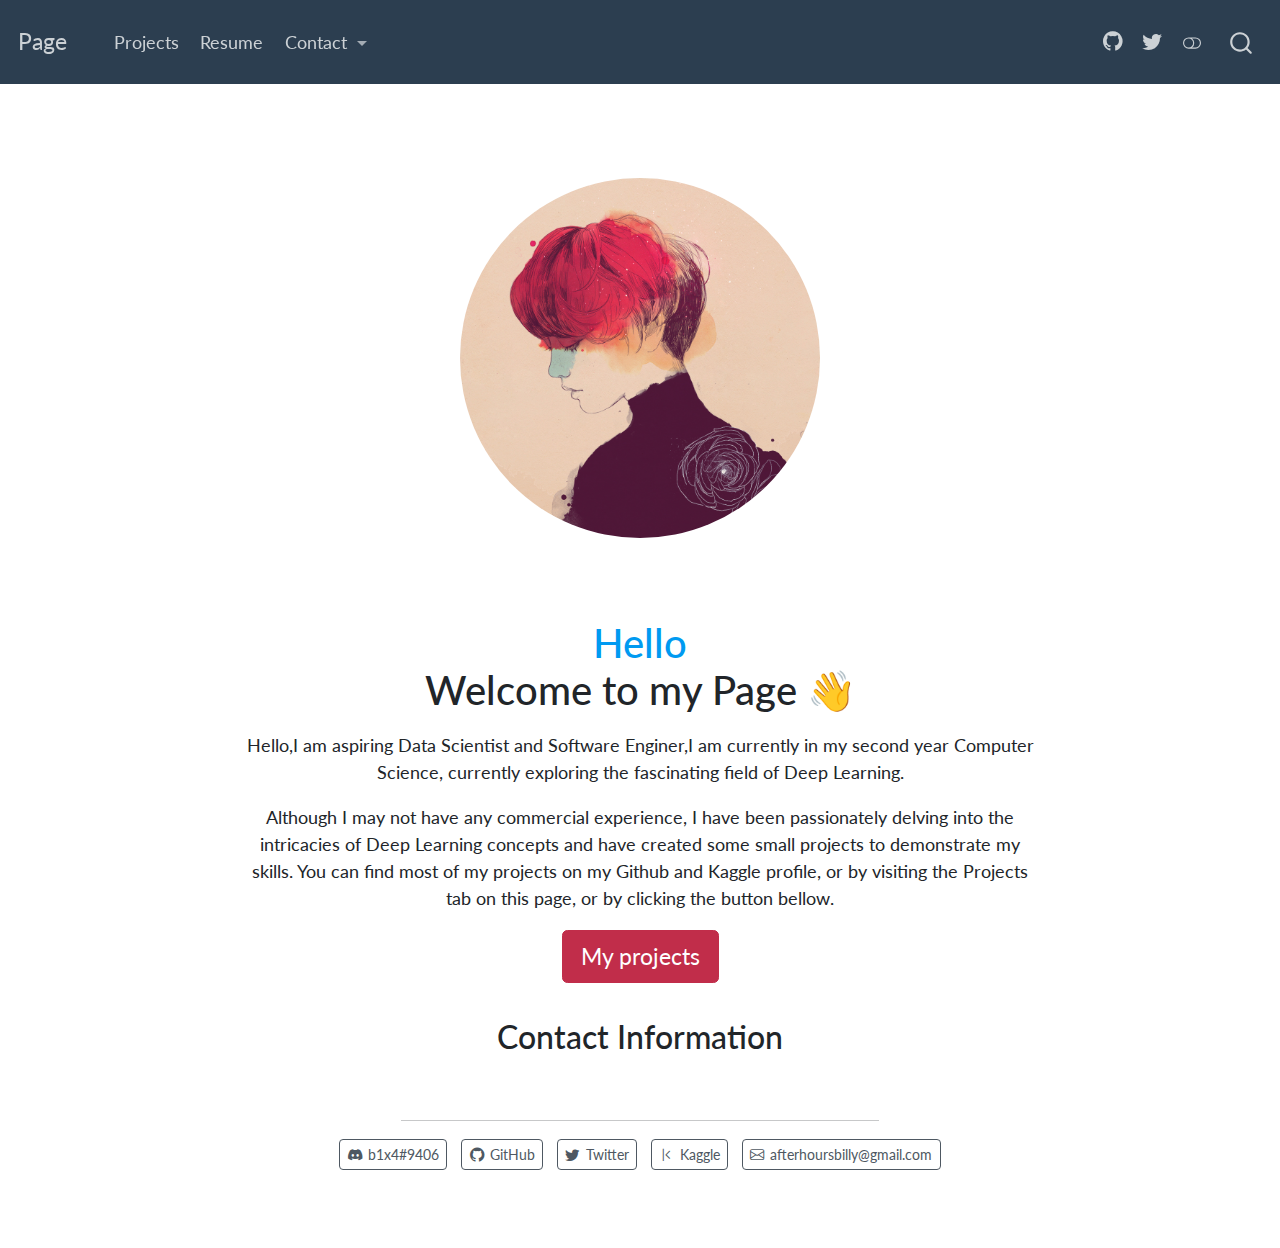
<file: index.html>
<!DOCTYPE html>
<html xmlns="http://www.w3.org/1999/xhtml" lang="en" xml:lang="en"><head>

<meta charset="utf-8">
<meta name="generator" content="quarto-1.2.475">

<meta name="viewport" content="width=device-width, initial-scale=1.0, user-scalable=yes">


<title>Page</title>
<style>
code{white-space: pre-wrap;}
span.smallcaps{font-variant: small-caps;}
div.columns{display: flex; gap: min(4vw, 1.5em);}
div.column{flex: auto; overflow-x: auto;}
div.hanging-indent{margin-left: 1.5em; text-indent: -1.5em;}
ul.task-list{list-style: none;}
ul.task-list li input[type="checkbox"] {
  width: 0.8em;
  margin: 0 0.8em 0.2em -1.6em;
  vertical-align: middle;
}
</style>


<script src="site_libs/quarto-nav/quarto-nav.js"></script>
<script src="site_libs/quarto-nav/headroom.min.js"></script>
<script src="site_libs/clipboard/clipboard.min.js"></script>
<script src="site_libs/quarto-search/autocomplete.umd.js"></script>
<script src="site_libs/quarto-search/fuse.min.js"></script>
<script src="site_libs/quarto-search/quarto-search.js"></script>
<meta name="quarto:offset" content="./">
<link href="./images/forest.png" rel="icon" type="image/png">
<script src="site_libs/quarto-html/quarto.js"></script>
<script src="site_libs/quarto-html/popper.min.js"></script>
<script src="site_libs/quarto-html/tippy.umd.min.js"></script>
<link href="site_libs/quarto-html/tippy.css" rel="stylesheet">
<link href="site_libs/quarto-html/quarto-syntax-highlighting.css" rel="stylesheet" class="quarto-color-scheme" id="quarto-text-highlighting-styles">
<link href="site_libs/quarto-html/quarto-syntax-highlighting-dark.css" rel="prefetch" class="quarto-color-scheme quarto-color-alternate" id="quarto-text-highlighting-styles">
<script src="site_libs/bootstrap/bootstrap.min.js"></script>
<link href="site_libs/bootstrap/bootstrap-icons.css" rel="stylesheet">
<link href="site_libs/bootstrap/bootstrap.min.css" rel="stylesheet" class="quarto-color-scheme" id="quarto-bootstrap" data-mode="light">
<link href="site_libs/bootstrap/bootstrap-dark.min.css" rel="prefetch" class="quarto-color-scheme quarto-color-alternate" id="quarto-bootstrap" data-mode="dark">
<script id="quarto-search-options" type="application/json">{
  "location": "navbar",
  "copy-button": false,
  "collapse-after": 3,
  "panel-placement": "end",
  "type": "overlay",
  "limit": 20,
  "language": {
    "search-no-results-text": "No results",
    "search-matching-documents-text": "matching documents",
    "search-copy-link-title": "Copy link to search",
    "search-hide-matches-text": "Hide additional matches",
    "search-more-match-text": "more match in this document",
    "search-more-matches-text": "more matches in this document",
    "search-clear-button-title": "Clear",
    "search-detached-cancel-button-title": "Cancel",
    "search-submit-button-title": "Submit"
  }
}</script>


<link rel="stylesheet" href="styles.css">
<meta name="twitter:title" content="Page">
<meta name="twitter:description" content="Hello,I am aspiring Data Scientist and Software Enginer,I am currently in my second year Computer Science, currently exploring the fascinating field of Deep Learning.">
<meta name="twitter:image" content="https://GalaxUniv.github.io/Page/images/profile.jpg">
<meta name="twitter:card" content="summary_large_image">
</head>

<body class="nav-fixed fullcontent">

<div id="quarto-search-results"></div>
  <header id="quarto-header" class="headroom fixed-top">
    <nav class="navbar navbar-expand-lg navbar-dark ">
      <div class="navbar-container container-fluid">
      <div class="navbar-brand-container">
    <a class="navbar-brand" href="./index.html">
    <span class="navbar-title">Page</span>
    </a>
  </div>
          <button class="navbar-toggler" type="button" data-bs-toggle="collapse" data-bs-target="#navbarCollapse" aria-controls="navbarCollapse" aria-expanded="false" aria-label="Toggle navigation" onclick="if (window.quartoToggleHeadroom) { window.quartoToggleHeadroom(); }">
  <span class="navbar-toggler-icon"></span>
</button>
          <div class="collapse navbar-collapse" id="navbarCollapse">
            <ul class="navbar-nav navbar-nav-scroll me-auto">
  <li class="nav-item">
    <a class="nav-link" href="./My_pojects.html">
 <span class="menu-text">Projects</span></a>
  </li>  
  <li class="nav-item">
    <a class="nav-link" href="./images/CV.pdf">
 <span class="menu-text">Resume</span></a>
  </li>  
  <li class="nav-item dropdown ">
    <a class="nav-link dropdown-toggle" href="#" id="nav-menu-contact" role="button" data-bs-toggle="dropdown" aria-expanded="false">
 <span class="menu-text">Contact</span>
    </a>
    <ul class="dropdown-menu" aria-labelledby="nav-menu-contact">    
        <li>
    <a class="dropdown-item" href="mailto:afterhoursbilly@gmail.com"><i class="bi bi-envelope" role="img">
</i> 
 <span class="dropdown-text">afterhoursbilly@gmail.com</span></a>
  </li>  
        <li>
    <a class="dropdown-item" href="https://www.discord.com/users/1063240042291671050"><i class="bi bi-discord" role="img">
</i> 
 <span class="dropdown-text">b1x4#9406</span></a>
  </li>  
    </ul>
  </li>
</ul>
            <ul class="navbar-nav navbar-nav-scroll ms-auto">
  <li class="nav-item compact">
    <a class="nav-link" href="https://github.com/GalaxUniv"><i class="bi bi-github" role="img">
</i> 
 <span class="menu-text"></span></a>
  </li>  
  <li class="nav-item compact">
    <a class="nav-link" href="https://twitter.com/afterhoursbilly"><i class="bi bi-twitter" role="img">
</i> 
 <span class="menu-text"></span></a>
  </li>  
</ul>
              <div class="quarto-toggle-container">
                  <a href="" class="quarto-color-scheme-toggle nav-link" onclick="window.quartoToggleColorScheme(); return false;" title="Toggle dark mode"><i class="bi"></i></a>
              </div>
              <div id="quarto-search" class="" title="Search"></div>
          </div> <!-- /navcollapse -->
      </div> <!-- /container-fluid -->
    </nav>
</header>
<!-- content -->
<div id="quarto-content" class="quarto-container page-columns page-rows-contents page-layout-article page-navbar">
<!-- sidebar -->
<!-- margin-sidebar -->
    
<!-- main -->
<div class="quarto-about-jolla">
  <img src="images/profile.jpg" class="about-image
  round " style="height: 20em; width: 20em;">
 <main class="content" id="quarto-document-content">
<section id="hello-welcome-to-my-page" class="hero-banner">
<h1><span style="color:#009AF1">Hello </span><br>Welcome to my Page 👋</h1>
<p>Hello,I am aspiring Data Scientist and Software Enginer,I am currently in my second year Computer Science, currently exploring the fascinating field of Deep Learning.</p>
<p>Although I may not have any commercial experience, I have been passionately delving into the intricacies of Deep Learning concepts and have created some small projects to demonstrate my skills. You can find most of my projects on my Github and Kaggle profile, or by visiting the Projects tab on this page, or by clicking the button bellow.</p>
<p><a href="./My_pojects.html" class="btn-action-primary btn-action btn btn-success btn-lg" role="button" style="background-color: #c12d4a; border-color: #c12d4a">My projects</a></p>
</section>
<section id="contact-information" class="hero-banner content-block">
<h2>Contact Information</h2>
</section>


</main> 
  <hr class="about-sep">
   <div class="about-links">
  <a href="https://www.discord.com/users/1063240042291671050" class="about-link">
    <i class="bi bi-discord"></i>
     <span class="about-link-text">b1x4#9406</span>
  </a>
  <a href="https://github.com/GalaxUniv" class="about-link">
    <i class="bi bi-github"></i>
     <span class="about-link-text">GitHub</span>
  </a>
  <a href="https://twitter.com/afterhoursbilly" class="about-link">
    <i class="bi bi-twitter"></i>
     <span class="about-link-text">Twitter</span>
  </a>
  <a href="https://www.kaggle.com/galaxqq" class="about-link">
    <i class="bi bi-chevron-bar-left"></i>
     <span class="about-link-text">Kaggle</span>
  </a>
  <a href="mailto:afterhoursbilly@gmail.com" class="about-link">
    <i class="bi bi-envelope"></i>
     <span class="about-link-text">afterhoursbilly@gmail.com</span>
  </a>
</div>
</div>
 <!-- /main -->
<script id="quarto-html-after-body" type="application/javascript">
window.document.addEventListener("DOMContentLoaded", function (event) {
  const toggleBodyColorMode = (bsSheetEl) => {
    const mode = bsSheetEl.getAttribute("data-mode");
    const bodyEl = window.document.querySelector("body");
    if (mode === "dark") {
      bodyEl.classList.add("quarto-dark");
      bodyEl.classList.remove("quarto-light");
    } else {
      bodyEl.classList.add("quarto-light");
      bodyEl.classList.remove("quarto-dark");
    }
  }
  const toggleBodyColorPrimary = () => {
    const bsSheetEl = window.document.querySelector("link#quarto-bootstrap");
    if (bsSheetEl) {
      toggleBodyColorMode(bsSheetEl);
    }
  }
  toggleBodyColorPrimary();  
  const disableStylesheet = (stylesheets) => {
    for (let i=0; i < stylesheets.length; i++) {
      const stylesheet = stylesheets[i];
      stylesheet.rel = 'prefetch';
    }
  }
  const enableStylesheet = (stylesheets) => {
    for (let i=0; i < stylesheets.length; i++) {
      const stylesheet = stylesheets[i];
      stylesheet.rel = 'stylesheet';
    }
  }
  const manageTransitions = (selector, allowTransitions) => {
    const els = window.document.querySelectorAll(selector);
    for (let i=0; i < els.length; i++) {
      const el = els[i];
      if (allowTransitions) {
        el.classList.remove('notransition');
      } else {
        el.classList.add('notransition');
      }
    }
  }
  const toggleColorMode = (alternate) => {
    // Switch the stylesheets
    const alternateStylesheets = window.document.querySelectorAll('link.quarto-color-scheme.quarto-color-alternate');
    manageTransitions('#quarto-margin-sidebar .nav-link', false);
    if (alternate) {
      enableStylesheet(alternateStylesheets);
      for (const sheetNode of alternateStylesheets) {
        if (sheetNode.id === "quarto-bootstrap") {
          toggleBodyColorMode(sheetNode);
        }
      }
    } else {
      disableStylesheet(alternateStylesheets);
      toggleBodyColorPrimary();
    }
    manageTransitions('#quarto-margin-sidebar .nav-link', true);
    // Switch the toggles
    const toggles = window.document.querySelectorAll('.quarto-color-scheme-toggle');
    for (let i=0; i < toggles.length; i++) {
      const toggle = toggles[i];
      if (toggle) {
        if (alternate) {
          toggle.classList.add("alternate");     
        } else {
          toggle.classList.remove("alternate");
        }
      }
    }
    // Hack to workaround the fact that safari doesn't
    // properly recolor the scrollbar when toggling (#1455)
    if (navigator.userAgent.indexOf('Safari') > 0 && navigator.userAgent.indexOf('Chrome') == -1) {
      manageTransitions("body", false);
      window.scrollTo(0, 1);
      setTimeout(() => {
        window.scrollTo(0, 0);
        manageTransitions("body", true);
      }, 40);  
    }
  }
  const isFileUrl = () => { 
    return window.location.protocol === 'file:';
  }
  const hasAlternateSentinel = () => {  
    let styleSentinel = getColorSchemeSentinel();
    if (styleSentinel !== null) {
      return styleSentinel === "alternate";
    } else {
      return false;
    }
  }
  const setStyleSentinel = (alternate) => {
    const value = alternate ? "alternate" : "default";
    if (!isFileUrl()) {
      window.localStorage.setItem("quarto-color-scheme", value);
    } else {
      localAlternateSentinel = value;
    }
  }
  const getColorSchemeSentinel = () => {
    if (!isFileUrl()) {
      const storageValue = window.localStorage.getItem("quarto-color-scheme");
      return storageValue != null ? storageValue : localAlternateSentinel;
    } else {
      return localAlternateSentinel;
    }
  }
  let localAlternateSentinel = 'default';
  // Dark / light mode switch
  window.quartoToggleColorScheme = () => {
    // Read the current dark / light value 
    let toAlternate = !hasAlternateSentinel();
    toggleColorMode(toAlternate);
    setStyleSentinel(toAlternate);
  };
  // Ensure there is a toggle, if there isn't float one in the top right
  if (window.document.querySelector('.quarto-color-scheme-toggle') === null) {
    const a = window.document.createElement('a');
    a.classList.add('top-right');
    a.classList.add('quarto-color-scheme-toggle');
    a.href = "";
    a.onclick = function() { try { window.quartoToggleColorScheme(); } catch {} return false; };
    const i = window.document.createElement("i");
    i.classList.add('bi');
    a.appendChild(i);
    window.document.body.appendChild(a);
  }
  // Switch to dark mode if need be
  if (hasAlternateSentinel()) {
    toggleColorMode(true);
  } else {
    toggleColorMode(false);
  }
  const clipboard = new window.ClipboardJS('.code-copy-button', {
    target: function(trigger) {
      return trigger.previousElementSibling;
    }
  });
  clipboard.on('success', function(e) {
    // button target
    const button = e.trigger;
    // don't keep focus
    button.blur();
    // flash "checked"
    button.classList.add('code-copy-button-checked');
    var currentTitle = button.getAttribute("title");
    button.setAttribute("title", "Copied!");
    let tooltip;
    if (window.bootstrap) {
      button.setAttribute("data-bs-toggle", "tooltip");
      button.setAttribute("data-bs-placement", "left");
      button.setAttribute("data-bs-title", "Copied!");
      tooltip = new bootstrap.Tooltip(button, 
        { trigger: "manual", 
          customClass: "code-copy-button-tooltip",
          offset: [0, -8]});
      tooltip.show();    
    }
    setTimeout(function() {
      if (tooltip) {
        tooltip.hide();
        button.removeAttribute("data-bs-title");
        button.removeAttribute("data-bs-toggle");
        button.removeAttribute("data-bs-placement");
      }
      button.setAttribute("title", currentTitle);
      button.classList.remove('code-copy-button-checked');
    }, 1000);
    // clear code selection
    e.clearSelection();
  });
  function tippyHover(el, contentFn) {
    const config = {
      allowHTML: true,
      content: contentFn,
      maxWidth: 500,
      delay: 100,
      arrow: false,
      appendTo: function(el) {
          return el.parentElement;
      },
      interactive: true,
      interactiveBorder: 10,
      theme: 'quarto',
      placement: 'bottom-start'
    };
    window.tippy(el, config); 
  }
  const noterefs = window.document.querySelectorAll('a[role="doc-noteref"]');
  for (var i=0; i<noterefs.length; i++) {
    const ref = noterefs[i];
    tippyHover(ref, function() {
      // use id or data attribute instead here
      let href = ref.getAttribute('data-footnote-href') || ref.getAttribute('href');
      try { href = new URL(href).hash; } catch {}
      const id = href.replace(/^#\/?/, "");
      const note = window.document.getElementById(id);
      return note.innerHTML;
    });
  }
  const findCites = (el) => {
    const parentEl = el.parentElement;
    if (parentEl) {
      const cites = parentEl.dataset.cites;
      if (cites) {
        return {
          el,
          cites: cites.split(' ')
        };
      } else {
        return findCites(el.parentElement)
      }
    } else {
      return undefined;
    }
  };
  var bibliorefs = window.document.querySelectorAll('a[role="doc-biblioref"]');
  for (var i=0; i<bibliorefs.length; i++) {
    const ref = bibliorefs[i];
    const citeInfo = findCites(ref);
    if (citeInfo) {
      tippyHover(citeInfo.el, function() {
        var popup = window.document.createElement('div');
        citeInfo.cites.forEach(function(cite) {
          var citeDiv = window.document.createElement('div');
          citeDiv.classList.add('hanging-indent');
          citeDiv.classList.add('csl-entry');
          var biblioDiv = window.document.getElementById('ref-' + cite);
          if (biblioDiv) {
            citeDiv.innerHTML = biblioDiv.innerHTML;
          }
          popup.appendChild(citeDiv);
        });
        return popup.innerHTML;
      });
    }
  }
});
</script>
</div> <!-- /content -->



</body></html>
</file>
<file: site_libs/quarto-html/tippy.css>
.tippy-box[data-animation=fade][data-state=hidden]{opacity:0}[data-tippy-root]{max-width:calc(100vw - 10px)}.tippy-box{position:relative;background-color:#333;color:#fff;border-radius:4px;font-size:14px;line-height:1.4;white-space:normal;outline:0;transition-property:transform,visibility,opacity}.tippy-box[data-placement^=top]>.tippy-arrow{bottom:0}.tippy-box[data-placement^=top]>.tippy-arrow:before{bottom:-7px;left:0;border-width:8px 8px 0;border-top-color:initial;transform-origin:center top}.tippy-box[data-placement^=bottom]>.tippy-arrow{top:0}.tippy-box[data-placement^=bottom]>.tippy-arrow:before{top:-7px;left:0;border-width:0 8px 8px;border-bottom-color:initial;transform-origin:center bottom}.tippy-box[data-placement^=left]>.tippy-arrow{right:0}.tippy-box[data-placement^=left]>.tippy-arrow:before{border-width:8px 0 8px 8px;border-left-color:initial;right:-7px;transform-origin:center left}.tippy-box[data-placement^=right]>.tippy-arrow{left:0}.tippy-box[data-placement^=right]>.tippy-arrow:before{left:-7px;border-width:8px 8px 8px 0;border-right-color:initial;transform-origin:center right}.tippy-box[data-inertia][data-state=visible]{transition-timing-function:cubic-bezier(.54,1.5,.38,1.11)}.tippy-arrow{width:16px;height:16px;color:#333}.tippy-arrow:before{content:"";position:absolute;border-color:transparent;border-style:solid}.tippy-content{position:relative;padding:5px 9px;z-index:1}
</file>
<file: site_libs/quarto-html/quarto-syntax-highlighting.css>
/* quarto syntax highlight colors */
:root {
  --quarto-hl-ot-color: #003B4F;
  --quarto-hl-at-color: #657422;
  --quarto-hl-ss-color: #20794D;
  --quarto-hl-an-color: #5E5E5E;
  --quarto-hl-fu-color: #4758AB;
  --quarto-hl-st-color: #20794D;
  --quarto-hl-cf-color: #003B4F;
  --quarto-hl-op-color: #5E5E5E;
  --quarto-hl-er-color: #AD0000;
  --quarto-hl-bn-color: #AD0000;
  --quarto-hl-al-color: #AD0000;
  --quarto-hl-va-color: #111111;
  --quarto-hl-bu-color: inherit;
  --quarto-hl-ex-color: inherit;
  --quarto-hl-pp-color: #AD0000;
  --quarto-hl-in-color: #5E5E5E;
  --quarto-hl-vs-color: #20794D;
  --quarto-hl-wa-color: #5E5E5E;
  --quarto-hl-do-color: #5E5E5E;
  --quarto-hl-im-color: #00769E;
  --quarto-hl-ch-color: #20794D;
  --quarto-hl-dt-color: #AD0000;
  --quarto-hl-fl-color: #AD0000;
  --quarto-hl-co-color: #5E5E5E;
  --quarto-hl-cv-color: #5E5E5E;
  --quarto-hl-cn-color: #8f5902;
  --quarto-hl-sc-color: #5E5E5E;
  --quarto-hl-dv-color: #AD0000;
  --quarto-hl-kw-color: #003B4F;
}

/* other quarto variables */
:root {
  --quarto-font-monospace: SFMono-Regular, Menlo, Monaco, Consolas, "Liberation Mono", "Courier New", monospace;
}

pre > code.sourceCode > span {
  color: #003B4F;
}

code span {
  color: #003B4F;
}

code.sourceCode > span {
  color: #003B4F;
}

div.sourceCode,
div.sourceCode pre.sourceCode {
  color: #003B4F;
}

code span.ot {
  color: #003B4F;
}

code span.at {
  color: #657422;
}

code span.ss {
  color: #20794D;
}

code span.an {
  color: #5E5E5E;
}

code span.fu {
  color: #4758AB;
}

code span.st {
  color: #20794D;
}

code span.cf {
  color: #003B4F;
}

code span.op {
  color: #5E5E5E;
}

code span.er {
  color: #AD0000;
}

code span.bn {
  color: #AD0000;
}

code span.al {
  color: #AD0000;
}

code span.va {
  color: #111111;
}

code span.pp {
  color: #AD0000;
}

code span.in {
  color: #5E5E5E;
}

code span.vs {
  color: #20794D;
}

code span.wa {
  color: #5E5E5E;
  font-style: italic;
}

code span.do {
  color: #5E5E5E;
  font-style: italic;
}

code span.im {
  color: #00769E;
}

code span.ch {
  color: #20794D;
}

code span.dt {
  color: #AD0000;
}

code span.fl {
  color: #AD0000;
}

code span.co {
  color: #5E5E5E;
}

code span.cv {
  color: #5E5E5E;
  font-style: italic;
}

code span.cn {
  color: #8f5902;
}

code span.sc {
  color: #5E5E5E;
}

code span.dv {
  color: #AD0000;
}

code span.kw {
  color: #003B4F;
}

.prevent-inlining {
  content: "</";
}

/*# sourceMappingURL=debc5d5d77c3f9108843748ff7464032.css.map */
</file>
<file: site_libs/quarto-html/quarto-syntax-highlighting-dark.css>
/* quarto syntax highlight colors */
:root {
  --quarto-hl-al-color: #f07178;
  --quarto-hl-an-color: #d4d0ab;
  --quarto-hl-at-color: #00e0e0;
  --quarto-hl-bn-color: #d4d0ab;
  --quarto-hl-bu-color: #abe338;
  --quarto-hl-ch-color: #abe338;
  --quarto-hl-co-color: #f8f8f2;
  --quarto-hl-cv-color: #ffd700;
  --quarto-hl-cn-color: #ffd700;
  --quarto-hl-cf-color: #ffa07a;
  --quarto-hl-dt-color: #ffa07a;
  --quarto-hl-dv-color: #d4d0ab;
  --quarto-hl-do-color: #f8f8f2;
  --quarto-hl-er-color: #f07178;
  --quarto-hl-ex-color: #00e0e0;
  --quarto-hl-fl-color: #d4d0ab;
  --quarto-hl-fu-color: #ffa07a;
  --quarto-hl-im-color: #abe338;
  --quarto-hl-in-color: #d4d0ab;
  --quarto-hl-kw-color: #ffa07a;
  --quarto-hl-op-color: #ffa07a;
  --quarto-hl-ot-color: #00e0e0;
  --quarto-hl-pp-color: #dcc6e0;
  --quarto-hl-re-color: #00e0e0;
  --quarto-hl-sc-color: #abe338;
  --quarto-hl-ss-color: #abe338;
  --quarto-hl-st-color: #abe338;
  --quarto-hl-va-color: #00e0e0;
  --quarto-hl-vs-color: #abe338;
  --quarto-hl-wa-color: #dcc6e0;
}

/* other quarto variables */
:root {
  --quarto-font-monospace: SFMono-Regular, Menlo, Monaco, Consolas, "Liberation Mono", "Courier New", monospace;
}

code span.al {
  font-weight: bold;
  color: #f07178;
}

code span.an {
  color: #d4d0ab;
}

code span.at {
  color: #00e0e0;
}

code span.bn {
  color: #d4d0ab;
}

code span.bu {
  color: #abe338;
}

code span.ch {
  color: #abe338;
}

code span.co {
  font-style: italic;
  color: #f8f8f2;
}

code span.cv {
  color: #ffd700;
}

code span.cn {
  color: #ffd700;
}

code span.cf {
  font-weight: bold;
  color: #ffa07a;
}

code span.dt {
  color: #ffa07a;
}

code span.dv {
  color: #d4d0ab;
}

code span.do {
  color: #f8f8f2;
}

code span.er {
  color: #f07178;
  text-decoration: underline;
}

code span.ex {
  font-weight: bold;
  color: #00e0e0;
}

code span.fl {
  color: #d4d0ab;
}

code span.fu {
  color: #ffa07a;
}

code span.im {
  color: #abe338;
}

code span.in {
  color: #d4d0ab;
}

code span.kw {
  font-weight: bold;
  color: #ffa07a;
}

pre > code.sourceCode > span {
  color: #f8f8f2;
}

code span {
  color: #f8f8f2;
}

code.sourceCode > span {
  color: #f8f8f2;
}

div.sourceCode,
div.sourceCode pre.sourceCode {
  color: #f8f8f2;
}

code span.op {
  color: #ffa07a;
}

code span.ot {
  color: #00e0e0;
}

code span.pp {
  color: #dcc6e0;
}

code span.re {
  color: #00e0e0;
}

code span.sc {
  color: #abe338;
}

code span.ss {
  color: #abe338;
}

code span.st {
  color: #abe338;
}

code span.va {
  color: #00e0e0;
}

code span.vs {
  color: #abe338;
}

code span.wa {
  color: #dcc6e0;
}

.prevent-inlining {
  content: "</";
}

/*# sourceMappingURL=935a306eefa94366c21e1a970dddb765.css.map */
</file>
<file: styles.css>
.cell {
  margin-bottom: 1rem;
}

.cell > .sourceCode {
  margin-bottom: 0;
}

.cell-output > pre {
  margin-bottom: 0;
}

.cell-output > pre, .cell-output > .sourceCode > pre, .cell-output-stdout > pre {
  margin-left: 0.8rem;
  margin-top: 0;
  background: none;
  border-left: 2px solid lightsalmon;
  border-top-left-radius: 0;
  border-top-right-radius: 0;
}

.cell-output > .sourceCode {
  border: none;
}

.cell-output > .sourceCode {
  background: none;
  margin-top: 0;
}

div.description {
  padding-left: 2px;
  padding-top: 5px;
  font-style: italic;
  font-size: 135%;
  opacity: 70%;
}

/* show_doc signature */
blockquote > pre {
  font-size: 14px;
}

.table {
  font-size: 16px;
  /* disable striped tables */
  --bs-table-striped-bg: var(--bs-table-bg);
}

.quarto-figure-center > figure > figcaption {
  text-align: center;
}

.figure-caption {
  font-size: 75%;
  font-style: italic;
}
</file>
